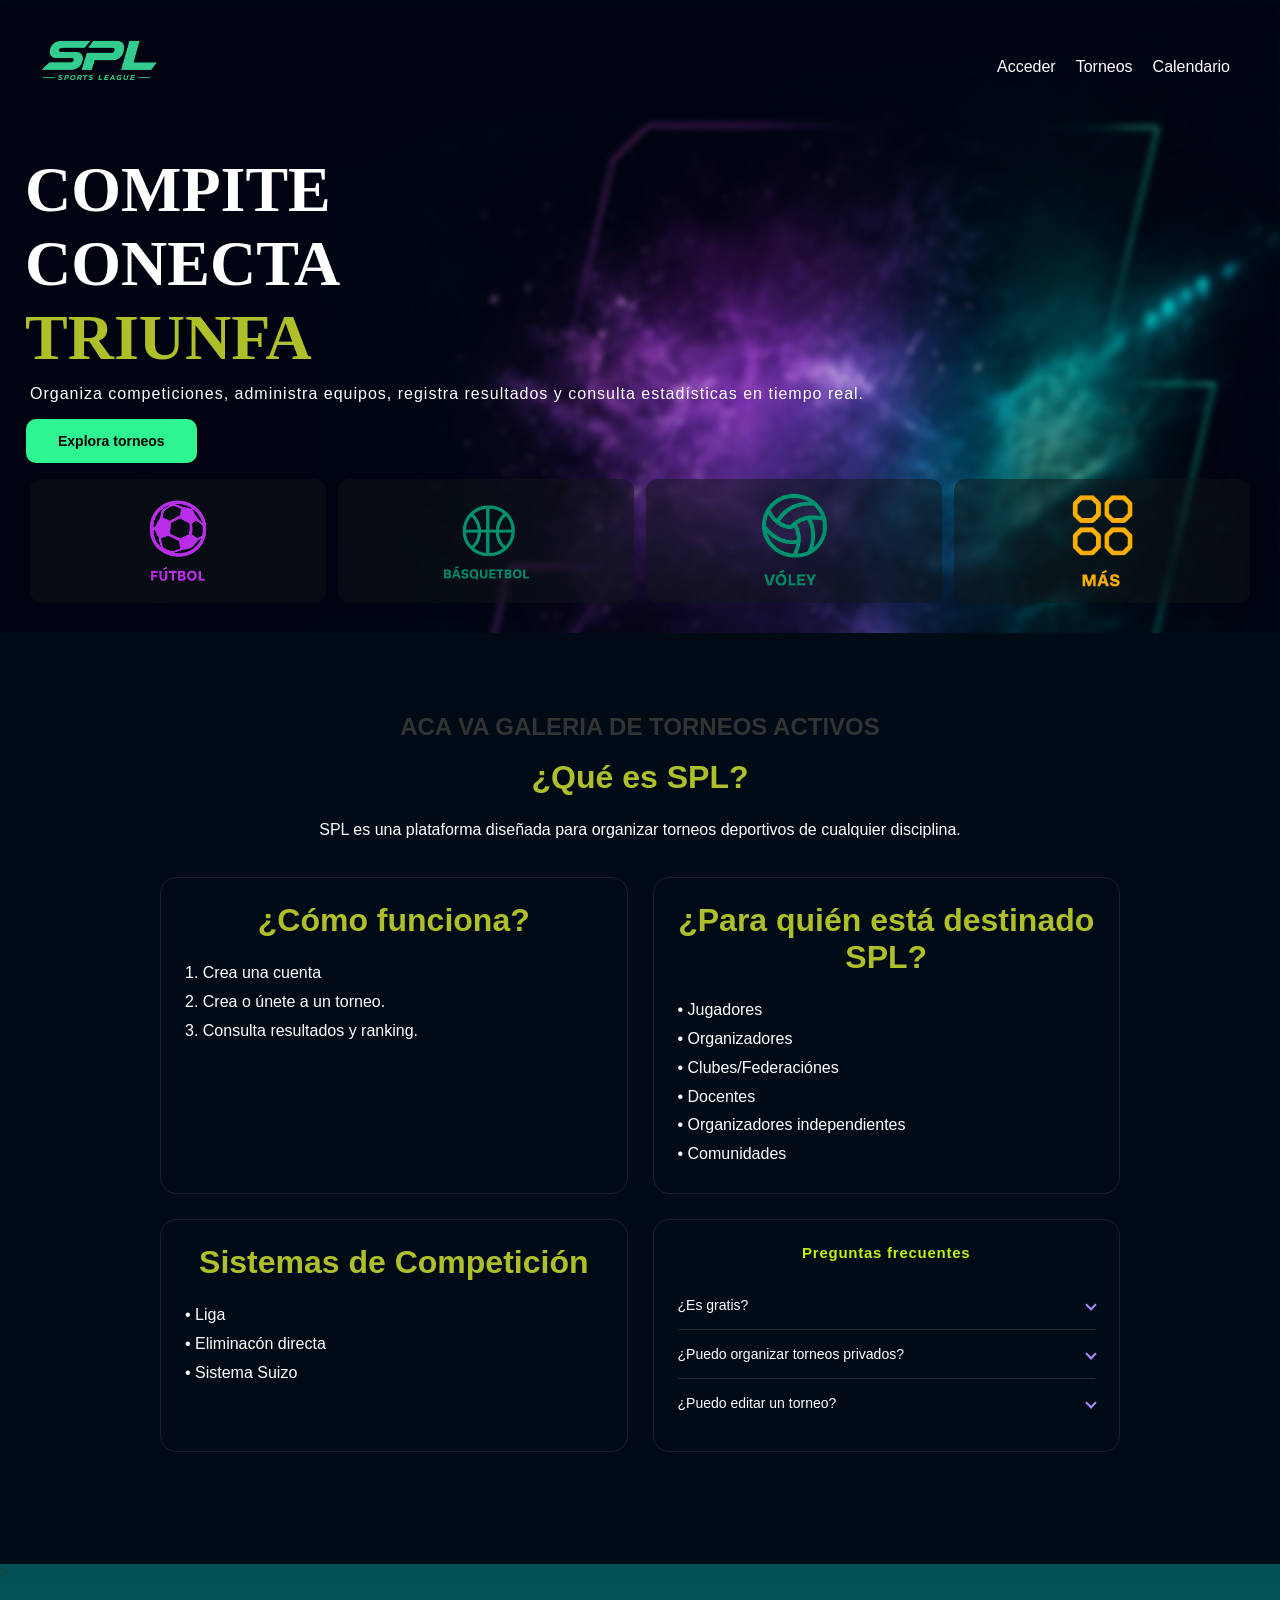
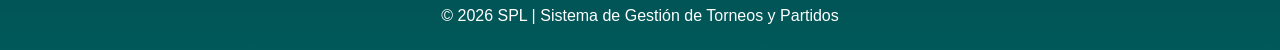
<file: apps/views/index.html>
<!DOCTYPE html>
<html lang="es">
<head>
    <meta charset="UTF-8">
    <meta name="viewport" content="width=device-width, initial-scale=1.0">
    <title>SPL - Gestión de Torneos</title>
    <link rel="stylesheet" href="../../public/css/pagina.css">
</head>
<body>
    <header>
        <nav>
            <img class="logo" src="../../public/img/logonuevo.png" alt="logo spl" >

                <input type="checkbox" id="menu-toggle">
                <label for="menu-toggle" class="despliegue">☰</label>

            <ul class="menu">
                <li><a href="iniciosesion.html">Acceder</a></li>
                <li><a href="consultadetorneos.html">Torneos</a></li>
                <li><a href="calendario.html">Calendario</a></li>
            </ul>
        </nav>
    </header>

<section class="inicio">
    <div class="principal">
                <img class="fondo" src="../../public/img/Background.png" alt="fondo">
                <img class="fondotelefono" src="../../public/img/pruebafondotelefono.png" alt="fondotelefono">
                
            <h1>COMPITE</h1>
            <h1>CONECTA</h1>
            <h1 class="color">TRIUNFA</h1>
        <p>
                    Organiza competiciones, administra equipos,
                    registra resultados y consulta estadísticas en tiempo real.
        </p>
        <div class = "section-btns">
            <a href="../../apps/views/consultadetorneos.html">
                <button class="explorador">Explora torneos</button>
            </a>
        </div>   
     <div class="cards">
<!-- Ver torneos activos solo futbol -->
            <div class="cardfut">
                <img src="../../public/img/logofutbol.png" alt="futbol">
            </div>
<!-- Ver torneos activos solo basquet -->
            <div class="cardbasquet">
                <img src="../../public/img/logobasquet.png" alt="basquet">
            </div>
<!-- Ver torneos activos solo voley -->
             <div class="cardvoley">
                <img src="../../public/img/logovoley.png" alt="voley">
            </div>
<!-- Ver torneos activos -->
             <div class="cardmas">
                <img src="../../public/img/maslogo.png" alt="mas">
            </div>
    </div>

</section>
<!-- Acá comienza información general de la página-->
    <section id="info" class="info">
        <h1>ACA VA GALERIA DE TORNEOS ACTIVOS</h1>
        <br>
        <h2>¿Qué es SPL?</h2>
        <p>
            SPL es una plataforma diseñada para organizar torneos
            deportivos de cualquier disciplina. 
        </p>

<!-- Se divide la información por "tarjetas"-->
<div class="card-info">
    <div class="card-funcionamiento">
        <h2>¿Cómo funciona?</h2>
        <p>
            1. Crea una cuenta
        </p>
        <p>
            2. Crea o únete a un torneo.
        </p>
        <p>
            3. Consulta resultados y ranking.
        </p>
    </div>
    <div class="card-usuarios">
            <h2>¿Para quién está destinado SPL?</h2>
            <p>
                • Jugadores
                </p>
            <p>
                • Organizadores
                </p>
            <p>
                • Clubes/Federaciónes
                </p>
            <p>
                • Docentes
                </p>
            <p>
                • Organizadores independientes
                </p>
            <p>
                • Comunidades
            </p>
    </div>
    <div class="card-sistemas">
            <h2>Sistemas de Competición</h2>
            <p>
                • Liga
            </p>
            <p>
                • Eliminacón directa
            </p>
            <p>
                • Sistema Suizo
            </p>
    </div>
    <div class="card-preguntas">
    <!-- Cabecera sin icono -->
    <div class="titulo">
            <h2>Preguntas frecuentes</h2>
    </div>
    <!-- Lista -->
    <div class="lista">
        <!-- Pregunta 1 -->
        <details class="item"> <!-- Details: es una etiqueta interactiva de HTML que 
            sirve para crear bloques de información que el usuario puede ocultar o mostrar con un solo clic.
            Se utiliza frecuentemente para crear lo que se le dice "acordeón" o "colapsable"
            (en otras palabras; en este caso el desplegable de info.)-->
            <summary class="pregunta-fila"> <!-- Summary: Acompaña obligatoriamente a <details>. Define
                el título o la cabecera visible del colapsable (desplegable). Cuando la tarjeta
                de preguntas se encuentra cerrada, todo el texto de la respuesta permanece oculto, excepto
                lo que se encuentra dentro de <summary>-->
                ¿Es gratis?
                <span class="flecha"></span> <!-- Span: Etiqueta utilizada como contenedor
                en línea. Es una herramienta utilizada para seleccionar y aislar un pedazo del texto
                u elemento dentro de un bloque grande. Es un elemento "en linea"(inline) que se diferencia de <div> o 
                <p> al ocupar solamente el espacio estricto y necesario y no la totalidad del ancho
                de pantalla o contenedor.-->
            </summary>
            <div class="respuesta">
                <p>Sí, registrarte y explorar la plataforma es totalmente 
                    gratuito para todos los usuarios.</p>
            </div>
        </details>
        <!-- Pregunta 2 -->
        <details class="item">
            <summary class="pregunta-fila">
                ¿Puedo organizar torneos privados?
                <span class="flecha"></span>
            </summary>
            <div class="respuesta">
                <p>¡Por supuesto! Al crear un torneo puedes configurarlo 
                    como privado para que solo accedan con invitación.</p>
            </div>
        </details>
        <!-- Pregunta 3 -->
        <details class="item">
            <summary class="pregunta-fila">
                ¿Puedo editar un torneo?
                <span class="flecha"></span>
            </summary>
            <div class="respuesta">
                <p>Sí, puedes editar la información, fechas y participantes de tus torneos desde tu panel 
                    de administrador.</p>
            </div>
        </details>
    </div>
</div>
</div>
    </section>>
<!--Fin de la página, solamente Footer-->
    <footer>
        <p>© 2026 SPL | Sistema de Gestión de Torneos y Partidos</p>
    </footer>
</body>
</html>
</file>
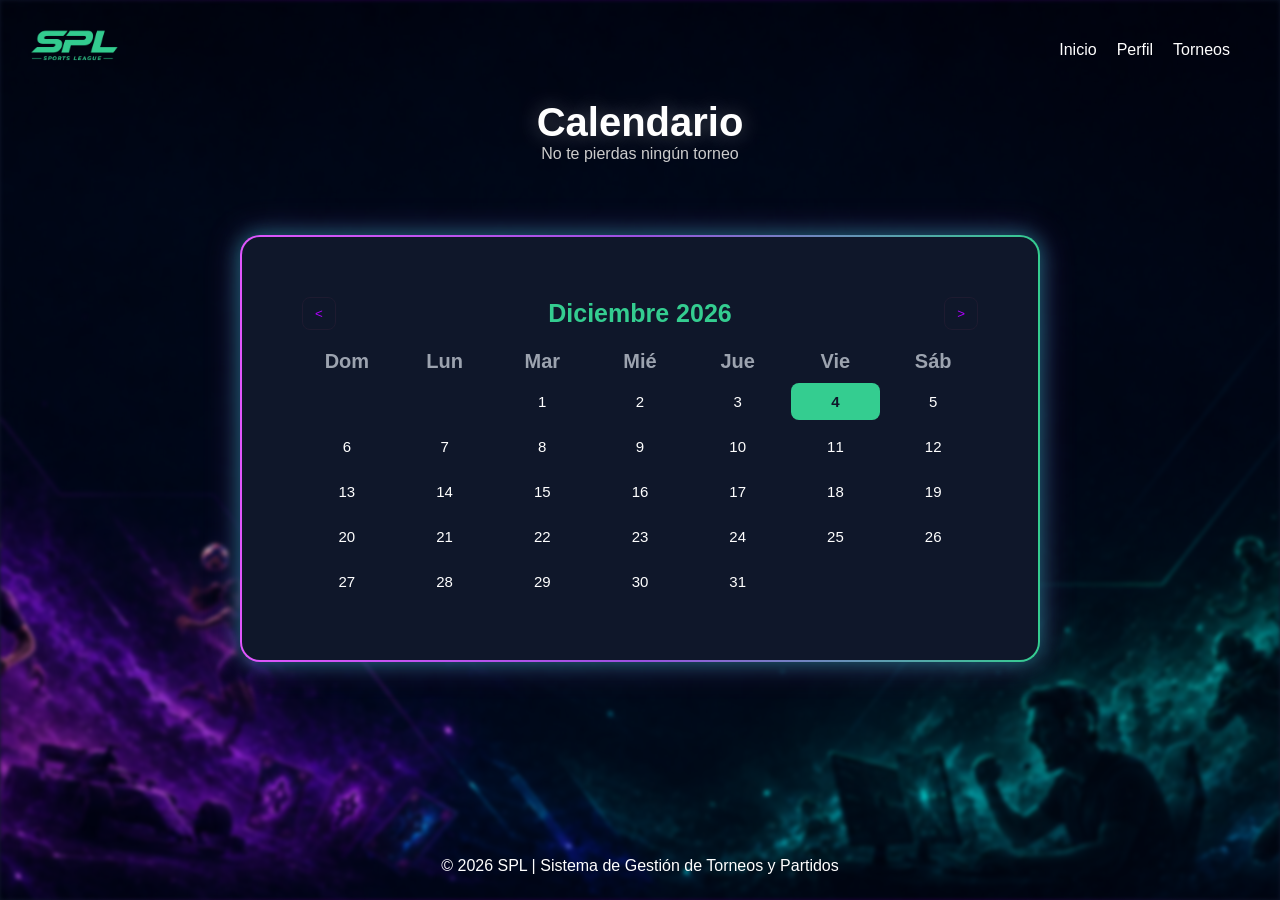
<file: apps/views/calendario.html>
<!DOCTYPE html>
<html lang="es">
<head>
    <meta charset="UTF-8">
    <meta name="viewport" content="width=device-width, initial-scale=1.0">
    <title>Calendario SPL</title>
    <link rel="stylesheet" href="../../public/css/calendario.css">
</head>
<body>
    <img class="fondo" src="../../public/img/fondoCalendario.png" alt="Fondo">
    
    <header>
        <nav>
            <img class="logo" src="../../public/img/logonuevo.png" alt="logo spl">
            <input type="checkbox" id="menu-toggle">
            <label for="menu-toggle" class="despliegue">☰</label> 
            <ul class="menu">
                <li><a href="../../apps/views/inicioPostSesion.html">Inicio</a></li>
                <li><a href="#">Perfil</a></li>
                <li><a href="torneos.html">Torneos</a></li>
            </ul>
        </nav>
    </header>

    <!-- MAIN es el contenedor que debe crecer -->
    <main class="principal">
        <header class="encabezado-seccion">
            <h1>Calendario</h1>
            <p>No te pierdas ningún torneo</p>
        </header>

        <section>
            <div class="calendario">
                <!-- Mes actual y botones "header" del calendario -->
                <div class="calendario-header">
                    <button id="btn-prev">&lt;</button>
                    <h2 id="mes-año">Cargando...</h2>
                    <button id="btn-next">&gt;</button>
                </div>

                <!-- Días de la semana -->
                <div class="dias-semana">
                    <div>Dom</div>
                    <div>Lun</div>
                    <div>Mar</div>
                    <div>Mié</div>
                    <div>Jue</div>
                    <div>Vie</div>
                    <div>Sáb</div>
                </div>

                <div class="dias-grid" id="dias-contenedor"></div>
            </div>
        </section>
    </main>

    <footer>
        <p>© 2026 SPL | Sistema de Gestión de Torneos y Partidos</p>
    </footer>

   <script src="../../public/js/calendario.js"></script>
</body>
</html>
</file>
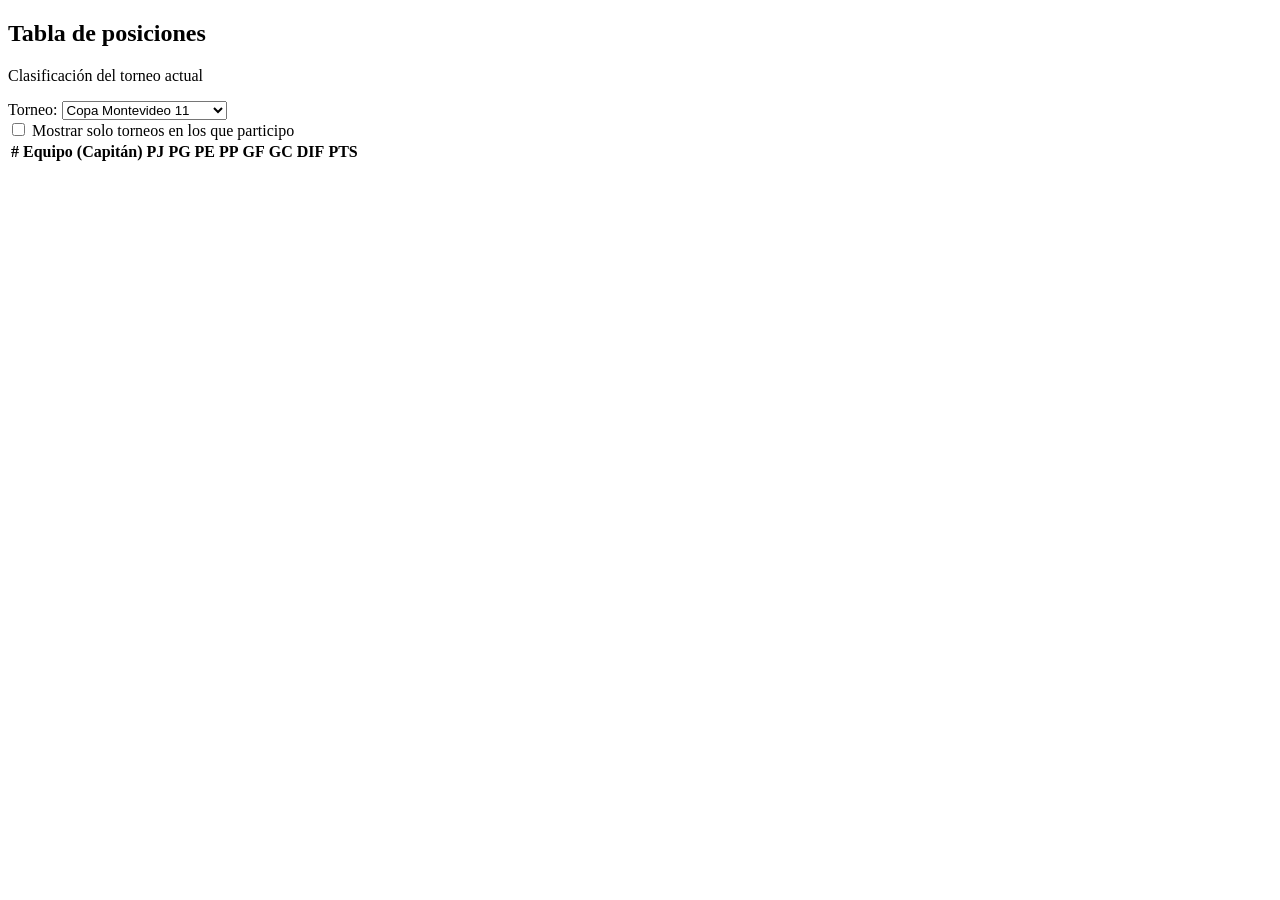
<file: apps/views/perfildetorneo.html>
<!DOCTYPE html>
<html lang="en">
<head>
    <meta charset="UTF-8">
    <meta name="viewport" content="width=device-width, initial-scale=1.0">
    <title>Document</title>
</head>
<body>
   <!-- Sección del Ranking / Tabla de Posiciones -->
        <section>
            <header class="encabezado-seccion">
                <h1>Tabla de posiciones</h1>
                <p>Clasificación del torneo actual</p>
            </header>
        
            <section class="ranking-cont">
                <!-- Barra de Filtros -->
                <div class="filtros-bar">
                    <div class="filtro-grupo">
                        <label for="select-torneo">Torneo:</label>
                        <select id="select-torneo">
                            <option value="copa-montevideo">Copa Montevideo 11</option>
                            <option value="liga-futsal">Liga de Fútbol Sala</option>
                            <option value="torneo-handball">Torneo Abierto Handball</option>
                        </select>
                    </div>

                    <label class="switch-label">
                        <input type="checkbox" id="filtro-mis-torneos">
                        <span>Mostrar solo torneos en los que participo</span>
                    </label>
                </div>

                <div style="overflow-x: auto;">
                    <table class="tabla-ranking">
                        <thead>
                            <tr>
                                <th>#</th>
                                <th class="col-equipo">Equipo (Capitán)</th>
                                <th>PJ</th> <!-- Partidos Jugados-->
                                <th>PG</th> <!-- Partidos Ganados-->
                                <th>PE</th> <!-- Partidos Empatados-->
                                <th>PP</th> <!-- Partidos Perdidos-->
                                <th>GF</th> <!-- Goles a favor-->
                                <th>GC</th> <!-- Goles en contra-->
                                <th>DIF</th> <!-- Diferencia de Goles-->
                                <th class="col-pts">PTS</th>
                            </tr>
                        </thead>
                        <tbody id="body-ranking">
                            <!-- Se genera dinámicamente con el script JS -->
                        </tbody>
                    </table>
                </div>
            </section>
</body>
</html>
</file>
<file: public/css/pagina.css>
*{
    margin:0;
    padding:0;
    box-sizing:border-box; 
}

body{
    background: linear-gradient(#020A17, #020A17, #01595A);
    color:#333;
}

header{
    font-family: sans-serif, Verdana, Geneva, Tahoma, sans-serif;
}

#menu-toggle{
    display:none;
}

nav{
    display:flex;
    justify-content:space-between;
    align-items:center;
    padding-right: 50px;
}

nav ul{
    list-style:none;
    display:flex;
    gap:20px;

}

nav a{
    color:white;
    text-decoration:none;
    font-weight:500;
}
/* hover: Agrega efectos al pasar el mouse.*/
nav a:hover {
  color: #22c55e; 
}

.despliegue {
        display: none;
    }

.fondo{
    position: fixed;
    top: 0;
    left: 0;
    width: 100%;
    height: 100%;
    z-index: -1;
    filter: blur(3px)
}


.principal{
    display:flex;
    padding:20px;
    flex-direction: column;
    color:white;
}

.principal h1{
    font-size:4rem;
    padding-left:5px ;
}

.color{
    color:#AEBF2A; 
}

.principal p{
    padding:10px;
    font-family: sans-serif, Verdana, Geneva, Tahoma, sans-serif; 
    letter-spacing: 1px;
}
.section-btns{
    display: flex;
    gap: 20px;
}

.explorador, .creador{
  font-family: sans-serif, Verdana, Geneva, Tahoma, sans-serif;
  font-size: 14px;
  font-weight: 600;
  cursor: pointer;
  border-radius: 10px;
  border-color: transparent;
  transition:.3s;
  padding: 12px 30px 12px 30px;
  width:fit-content;
  margin: 6px;
  justify-content:left;
}

button.creador{
    background-color: transparent;
    color: white;
    transition: all 0.5s ease;
    border-color: grey;
}

/* Descubre torneos sin distinción de clasificación */
button.explorador {
  background-color: #2ef591;
  color: transp;
  text-align: left;
  outline: none;
  box-shadow: none;
  transition: all 0.5s ease;
}
/* Crea torneos */
.explorador:hover{
    border-color: red;
}

.creador:hover{
    border-color: red;
}

a {
    text-decoration: none;
}

/* INFO */

.info{
    background-color: #010B15;
    text-align:center;
    padding:80px 10%;
    font-family: sans-serif, Verdana, Geneva, Tahoma, sans-serif;
}

.info h2{
    margin-bottom:20px;
    color:#AEBF2A;
    font-size:2rem;
}

.info p{
    max-width:800px;
    margin:auto;
    line-height:1.8;
    color: white;
}

/* FUNCIONES */

.cards {
    display: grid;
    grid-template-columns: repeat(auto-fit, minmax(70px, 1fr));
    gap: 12px;
    padding: 10px;
    width: 100%; 
    box-sizing: border-box;
}

/* Base de las tarjetas */
.cardfut, .cardbasquet, .cardvoley, .cardmas {
    padding: 12px 8px;
    border-radius: 12px;
    box-shadow: 0 5px 15px rgba(0, 0, 0, .08);
    transition: .3s;
    text-align: center;
    
    /* Centrado vertical y horizontal */
    display: flex;
    flex-direction: column;
    align-items: center;
    justify-content: center;
    gap: 8px;
}

/* tamaño de las imágenes */
.cardfut img, .cardfut svg,
.cardbasquet img, .cardbasquet svg,
.cardvoley img, .cardvoley svg,
.cardmas img, .cardmas svg {
    width: 100px;       
    height: 100px;      
    object-fit: contain;
}
/* Colores de fondo */
.cardfut { background-color: #0f141680; }
.cardbasquet { background-color: #0f141680; }
.cardvoley { background-color: #0f141680; }
.cardmas { background-color: #0f141680; }

/* Efecto hover (sirve para detectar cuándo el usuario pasa el cursor del mouse por encima de un elemento 
(como un botón, una tarjeta, un enlace o una imagen) y aplicarle un estilo diferente mientras el mouse esté ahí.)*/
.cardfut:hover, .cardbasquet:hover, .cardvoley:hover, .cardmas:hover {
    transform: translateY(-4px);
}

.card-info {
    display: grid;
    grid-template-columns: repeat(auto-fit, minmax(70px, 1fr));
    gap: 12px;
    padding: 10px;
    width: 100%; 
    box-sizing: border-box;
}   

.card-info p{
    text-align: left;
}

.card-funcionamiento,
.card-usuarios,
.card-sistemas,
.card-preguntas {
  background-color: transparent; /* El !important asegura que no haya otra regla molestando */
  border: 1px solid #1e1b30;
  border-radius: 16px;
  padding: 24px;
  
  width: 100%;
  margin-left: auto ;
  margin-right: auto ;
  
  box-sizing: border-box;
  font-family: sans-serif, Verdana, Geneva, Tahoma, sans-serif;
  color: #ffffff;
}

.titulo {
  margin-bottom: 20px;
  text-align: center;
}

.titulo h2 {
  font-size: 15px;
  color: #c0f20c; 
  margin: 0;
  letter-spacing: 0.05em;
  font-weight: bold;
}

.lista {
  display: flex;
  flex-direction: column;
  width: 100%;
}

.item {
  border-bottom: 1px solid #1e293b;
  width: 100%;
  text-align: left; 
}

.item:last-child {
  border-bottom: none; /* Sin línea divisoria en la última pregunta */
}

/* Quitar flecha nativa */
.item summary::-webkit-details-marker {
  display: none;
}
.item summary {
  list-style: none;
}

/* Pregunta interactiva (summary) */
.pregunta-fila {
  display: flex;
  justify-content: space-between; 
  align-items: center;
  padding: 16px 0;
  font-size: 14px;
  color: #ffffff;
  cursor: pointer;
  user-select: none;
  font-weight: 500;
  width: 100%;
  box-sizing: border-box;
}

/* Flecha morada */
.flecha {
  width: 8px;
  height: 8px;
  border-right: 2px solid #a78bfa;
  border-bottom: 2px solid #a78bfa;
  transform: rotate(45deg);
  transition: transform 0.2s ease-in-out;
  flex-shrink: 0; /* Evita que la flecha se deforme */
  margin-left: 10px;
}

/* Rotación al abrir */
.item[open] .flecha {
  transform: rotate(-135deg);
}

/* Respuesta revelada */
.respuesta {
  padding-bottom: 16px;
  text-align: left;
}

.respuesta p {
  margin: 0;
  font-size: 13px;
  line-height: 1.6;
  color: #8d8989;
}

/* FOOTER */

footer{
    color:white;
    text-align:center;
    padding:25px;
    font-family: sans-serif, Verdana, Geneva, Tahoma, sans-serif;
}

/* Mobile y tablet pequeña */
@media screen and (max-width: 768px) {
   nav {
        position: relative;
    }

    .logo{
        width: 200px;
    }

    .fondo {
        display: none;
    }
    .fondotelefono{
        display: flex;
        position: fixed;
        top: 0;
        left: 0;
        width: 100%;
        height: 100%;
        z-index: -1;
        filter: blur(3px);
    }

    /* Mostramos el icono */
    .despliegue {
        display: block;
        font-size: 35px;
        color: white;
        cursor: pointer;
    }

    .menu {
        display: none; /* Oculto por defecto en móvil */
        flex-direction: column;
        position: absolute;
        top: 100%; /* Aparece justo debajo de la barra de navegación */
        left: 0;
        width: 100%;
        background-color: #020A17; /* Fondo oscuro integrado con tu header */
        padding: 20px 0;
        z-index: 100;
        gap: 0; /* Quitamos el espacio de escritorio */
    }

    .menu li {
        width: 100%;
        text-align: center;
    }

    .menu li a {
        display: block;
        padding: 15px;
        color: white;
        text-decoration: none;
        border-bottom: 1px solid rgba(255, 255, 255, 0.1); /* Línea divisoria sutil */
    }

    #menu-toggle:checked ~ .menu {
        display: flex;
    }

    .cardfut img, .cardfut svg,
    .cardbasquet img, .cardbasquet svg,
    .cardvoley img, .cardvoley svg,
    .cardmas img, .cardmas svg {
    width: 100px;       
    height: 50px;      
    object-fit: contain;
    }

    .card-info {
    /* En PC, se distribuyen en columnas que se adaptan y se centran */
    grid-template-columns: repeat(auto-fit, minmax(320px, 1fr));
    justify-content: center; /* Centra la grilla completa en pantallas grandes */
    justify-items: center;    /* Centra cada tarjeta dentro de su espacio */
    gap: 24px;
    padding: 32px;
  }

  .card-funcionamiento,
  .card-usuarios,
  .card-sistemas,
  .card-preguntas {
    margin: 0 auto;
  }

  .titulo h2 {
    font-size: 16px;
  }

  .pregunta-fila {
    font-size: 15px;
    padding: 20px 0; /* Mayor área de click para el cursor de la PC */
  }

  .respuesta p {
    font-size: 14px;
  }

}
.site-footer {
    background-color: #0b0221; /* Morado muy oscuro que combina con tu fondo */
    color: #ffffff;
    padding: 60px 0 20px 0;
    width: 100%;
    border-top: 1px solid rgba(255, 255, 255, 0.05); /* Línea sutil de separación */
}

/* Contenedor que agrupa las 4 columnas */
.footer-container {
    max-width: 1200px;
    margin: 0 auto;
    padding: 0 20px;
    display: flex;
    flex-wrap: wrap;
    justify-content: space-between; /* Distribuye las columnas equitativamente */
    gap: 35px;
}

/* Estilos individuales de cada columna */
.footer-column {
    flex: 1;
    min-width: 200px; /* Evita que se rompa en pantallas medianas */
}

/* Títulos de las columnas */
.footer-column h3 {
    color: #a5a2b5; /* Gris claro/lavanda para los títulos */
    text-transform: uppercase;
    font-size: 0.9rem;
    letter-spacing: 1px;
    margin-bottom: 20px;
}

/* Listas de enlaces */
.footer-column ul {
    list-style: none;
    padding: 0;
    margin: 0;
}

.footer-column ul li {
    margin-bottom: 12px;
}

/* Enlaces */
.footer-column ul li a {
    color: #ffffff;
    text-decoration: none;
    font-size: 0.95rem;
    opacity: 0.8;
    transition: opacity 0.2s ease, color 0.2s ease;
}

/* Efecto Hover para los links */
.footer-column ul li a:hover {
    opacity: 1;
    color: yellowgreen; /* Podés cambiar este color por el verde de tus tarjetas ("Inscripciones abiertas") */
}

/* Estilos específicos para iconos de redes sociales (si usás FontAwesome) */
.social-links i {
    margin-right: 8px;
    width: 16px;
    text-align: center;
}

/* Barra inferior de Copyright */
.footer-bottom {
    margin-top: 50px;
    border-top: 1px solid rgba(255, 255, 255, 0.1);
    padding-top: 20px;
}

.footer-bottom-content {
    max-width: 1200px;
    margin: 0 auto;
    padding: 0 20px;
    display: flex;
    justify-content: space-between;
    align-items: center;
    color: #a5a2b5;
    font-size: 0.85rem;
}

@media screen and (min-width: 1024px){
    .fondotelefono{
        display: none;
    }
    .logo{
        width: 200px;
    }

    .card-info {
    grid-template-columns: repeat(auto-fit, minmax(320px, 1fr));
    justify-content: center; 
    justify-items: center;    
    gap: 25px;
    padding: 32px;
    }
}

@media screen and (min-width: 820px) and (max-width: 1180px){
    .fondotelefono{
        display: none;
    }
    .logo{
        width: 200px;
    }

    .card-info {
    grid-template-columns: repeat(auto-fit, minmax(320px, 1fr));
    justify-content: center; 
    justify-items: center;    
    gap: 25px;
    padding: 32px;
    }

}
</file>
<file: public/css/calendario.css>
* {
  margin: 0;
  padding: 0;
  box-sizing: border-box; 
}

body {
  margin: 0;
  padding: 0;
  background: linear-gradient(to right, #0f172a, #240046, #210046,#240046, #0f172a);
  background-attachment: fixed;
  min-height: 100vh !important;
  width: 100%;
  display: flex;
  flex-direction: column;
}

.fondo{
    position: fixed; /*Evita que se mueva*/
    top: 0;
    left: 0;
    width: 100%; 
    height: 100%; 
    object-fit: cover; /* Evita que la imagen se deforme o se estire */
    z-index: -1; /* Envía la imagen al fondo de las capas */
    pointer-events: none; /* Evita que el usuario pueda arrastrar o hacer clic accidentalmente en la imagen */
    filter: blur(2px);
}

.despliegue{
  display: none;
}

header {
  font-family: sans-serif, Verdana, Geneva, Tahoma, sans-serif;

}

nav {
  display: flex;
  justify-content: space-between;
  align-items: center;
  padding-right: 50px;
}

nav ul {
  list-style: none;
  display: flex;
  gap: 20px;
}

nav a {
  color: white;
  text-decoration: none;
  font-weight: 500;
}

nav a:hover {
  color: #22c55e; 
}

section {
 flex: 1; /* Esto hace que la sección se estire y empuje al footer al fondo */
  display: flex;
  flex-direction: column; /* Recomendado: para mantener encabezados y el calendario ordenados verticalmente */
  align-items: center; 
  padding-top: 40px;    
  width: 100%;             
  box-sizing: border-box; 
}

.principal {
  flex: 1 0 auto; /* Crece para empujar al footer al final */
  display: flex;
  flex-direction: column;
  align-items: center;
  width: 100%;
}

#menu-toggle {
  display: none;
}

.logo {
  width: 150px;
}

.encabezado-seccion {
    text-align: center;
    color: white;
}

.encabezado-seccion h1 {
    font-size: 2.5rem;
    text-shadow: 0 0 20px rgba(255, 255, 255, 0.3);
}

.encabezado-seccion p {
    color: #cccccc;
    font-size: 1rem;
}


.calendario {
  width: 100%;
  max-width: 800px; /* Tamaño máximo para PC */
  margin: 40px auto;
  background: #0f172a; 
  border: 1px solid #1e1b30;
  border-radius: 16px;
  padding: 60px;
  font-family: sans-serif;
  color: #ffffff;
  box-sizing: border-box;
  transform:translateY(-8px);
  
  border-radius: 20px;
  border: 2px solid transparent;
  background-image: 
    linear-gradient(#0f172a, #0f172a), 
    linear-gradient(to left, #34CD90, #9b51e0, #e056fd); 
  background-origin: border-box;
  background-clip: padding-box, border-box;

  /* Neón */
  filter: drop-shadow(0 0 10px rgba(0, 255, 200, 0.35)) 
          drop-shadow(0 0 15px rgba(155, 81, 224, 0.35));
}

.calendario-header {
  display: flex;
  justify-content: space-between;
  align-items: center;
  margin-bottom: 20px;
}

.calendario-header h2 {
  font-size: 25px;
  margin: 0;
  color: #34CD90; 
}

.calendario-header button {
  background: transparent;
  border: 1px solid #1e1b30;
  color: #af01ff; 
  padding: 8px 12px;
  border-radius: 8px;
  cursor: pointer;
  transition: 0.2s;
}

.calendario-header button:hover {
  background: #1e1b30;
}


.dias-semana, .dias-grid {
  display: grid;
  grid-template-columns: repeat(7, 1fr);
  text-align: center;
  gap: 8px;
}

.dias-semana {
  font-weight: bold;
  color: #9ca3af;
  margin-bottom: 10px;
  font-size: 20px;
}

.dia {
  padding: 10px 0;
  border-radius: 8px;
  font-size: 15px;
  cursor: pointer;
  transition: 0.2s;
}

.dia:not(.vacio):not(.hoy):hover {
  background: #1e293b;
  color: #ffffff;
}

.dia:hover {
  background: #1e1b30;
}

.dia.hoy {
  background: #34CD90;
  color: #0f172a;
  font-weight: bold;
}

.dia.vacio {
  cursor: default;
}

.dia.vacio:hover {
  background: transparent;
}


footer {
  color: white;
  text-align: center;
  padding: 25px;
  font-family: sans-serif, Verdana, Geneva, Tahoma, sans-serif;
  width: 100%;
  flex-shrink: 0; /* Evita que el footer se aplaste*/
}

/* TABLETS (768px a 1024px) */
@media screen and (min-width: 768px) and (max-width: 1024px) {
  .calendario {
    max-width: 700px;    
    width: 90%;         
    padding: 30px;      
    margin: 20px auto;  
  }

  .dias-grid, .dias-semana {
    gap: 6px; 
  }

  .dia {
    padding: 12px 0;   
    font-size: 14px;    
  }

  .calendario-header h2 {
    font-size: 20px;    
  }
}

/* Telefono */
@media screen and (max-width: 767px) {
  nav {
    position: relative;
    padding-right: 20px;
  }

  .despliegue {
    display: block;
    font-size: 35px;
    color: white;
    cursor: pointer;
  }

  .menu {
    display: none; 
    flex-direction: column;
    position: absolute;
    top: 100%; 
    left: 0;
    width: 100%;
    background-color: #020A17; 
    padding: 20px 0;
    z-index: 100;
    gap: 0; 
  }

  .menu li {
    width: 100%;
    text-align: center;
  }

  .menu li a {
    display: block;
    padding: 15px;
    color: white;
    text-decoration: none;
    border-bottom: 1px solid rgba(255, 255, 255, 0.1); 
  }

  #menu-toggle:checked ~ .menu {
    display: flex;
  }

  .logo {
    display: flex;
    width: 150px;
    height: auto;
  }

  /* Ajustes del Calendario */
  .calendario {
    max-width: 90%;     
    padding: 15px;      
    margin: 15px auto;  
  }

  .dias-grid, .dias-semana {
    gap: 4px; 
  }

  .dias-semana {
    font-size: 14px;
  }

  .dia {
    font-size: 12px;    
    padding: 8px 0;     
  }

  .calendario-header h2 {
    font-size: 16px;    
  }
}
</file>
